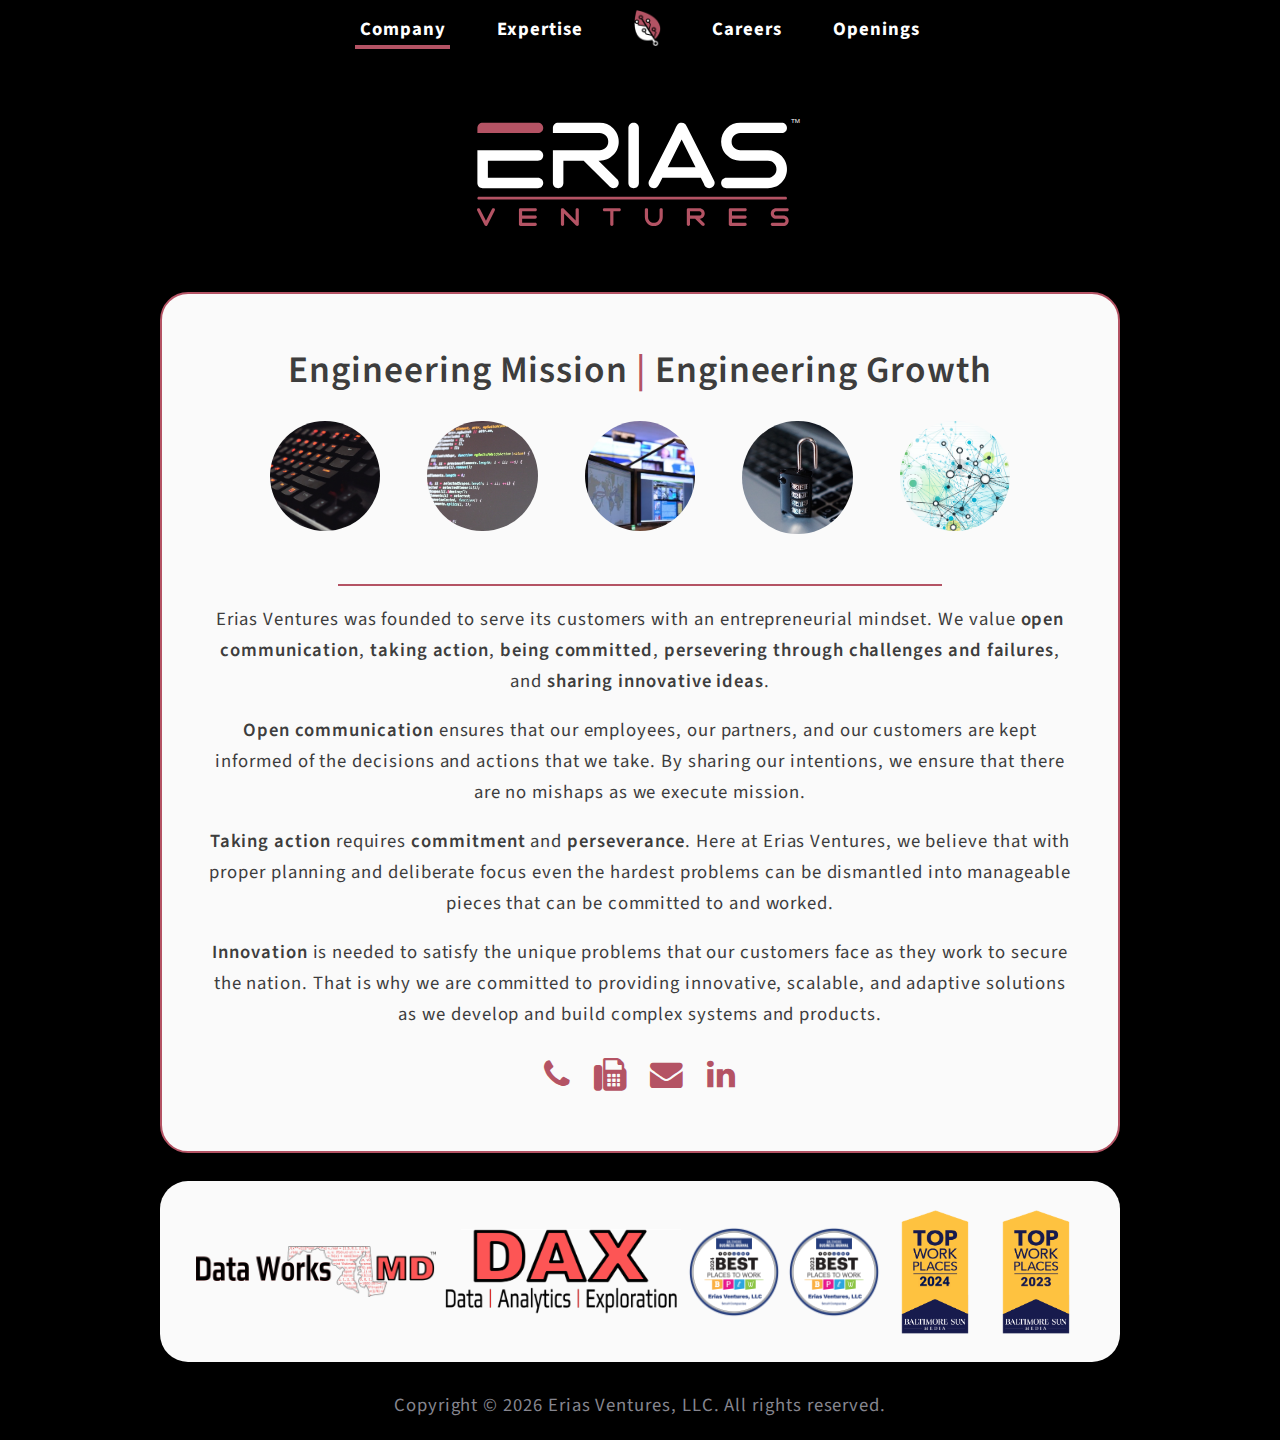
<file: index.html>
<!DOCTYPE html>
<!--
	Erias Ventures, LLC 2022. 
	Design based on:
	Elemental by Pixelarity
	pixelarity.com | hello@pixelarity.com
	License: pixelarity.com/license
-->
<html lang="en">
  <head>
    <title>Erias Ventures - Engineering Mission | Engineering Growth</title>
    <meta charset="utf-8" />
    <meta
      name="description"
      content="Erias Ventures brings an entrepreneurial mindset to solving the hard problems facing our customers."
    />
    <meta content="width=device-width, initial-scale=1" name="viewport" />
    <link href="assets/css/main.css" rel="stylesheet" />
    <link
      href="https://fonts.googleapis.com/css?family=Source+Sans+Pro"
      rel="stylesheet"
    />
    <link href="images/favicon.ico" rel="icon" type="image/png" />
  </head>

  <body class="is-preload">
    <!-- Header -->
    <div class="alt" id="header">
      <nav id="nav">
        <ul>
          <li class="active"><a href="index.html">Company</a></li>
          <li><a href="expertise.html">Expertise</a></li>
          <li class="leaf">
            <a href="index.html"
              ><img
                alt="Erias Ventures Leaf Logo"
                id="leaf"
                src="images/erias-leaf-dark.png"
            /></a>
          </li>
          <li><a href="careers.html">Careers</a></li>
          <li><a href="http://careers.eriasventures.com">Openings</a></li>
        </ul>
      </nav>
    </div>

    <!-- Main -->
    <div id="main">
      <!-- Header -->
      <header>
        <ul class="logo-leaf">
          <li class="">
            <a href="index.html"
              ><img
                alt="Erias Ventures Leaf Logo"
                id="bigleaf"
                src="images/erias-leaf-dark.png"
            /></a>
          </li>
        </ul>
        <span class="logo">
          <img
            alt="Erias Ventures Logo"
            id="erias"
            src="images/erias-name-dark.svg"
          />
        </span>
      </header>

      <!-- Banner -->
      <section class="main" id="one">
        <div class="inner">
          <h2>
            <span class="vertical">Engineering Mission</span>
            <font class="bar">|</font> Engineering Growth
          </h2>
          <section class="tiles">
            <article class="style1">
              <span class="image"
                ><img src="images/system_icon.jpg" alt="System Engineering"
              /></span>
              <a href="expertise.html#system">
                <div class="content">
                  <p>System Engineering</p>
                </div>
              </a>
            </article>
            <article class="style2">
              <span class="image"
                ><img src="images/coding_icon.jpg" alt="Software Engineering"
              /></span>
              <a href="expertise.html#software">
                <div class="content">
                  <p>Software Engineering</p>
                </div>
              </a>
            </article>
            <article class="style3">
              <span class="image"
                ><img src="images/autodissem_icon.jpg" alt="Auto Dissemination"
              /></span>
              <a href="expertise.html#autodissem">
                <div class="content">
                  <p>Auto Reporting</p>
                </div>
              </a>
            </article>
            <article class="style4">
              <span class="image"
                ><img src="images/cyber_icon.jpg" alt="Cyber Engineering"
              /></span>
              <a href="expertise.html#cyber">
                <div class="content">
                  <p>Cyber Engineering</p>
                </div>
              </a>
            </article>
            <article class="style5">
              <span class="image"
                ><img src="images/analytics_icon.jpg" alt="Data Science"
              /></span>
              <a href="expertise.html#analytics">
                <div class="content">
                  <p>Data Science</p>
                </div>
              </a>
            </article>
          </section>
          <br />
          <div class="vert-red"></div>
          <div>
            <p>
              Erias Ventures was founded to serve its customers with an
              entrepreneurial mindset. We value
              <font class="b"> open communication</font>,
              <font class="b"> taking action</font>,
              <font class="b">being committed</font>,
              <font class="b">persevering through challenges and failures</font
              >, and <font class="b">sharing innovative ideas</font>.
            </p>
            <p>
              <font class="b">Open communication</font> ensures that our
              employees, our partners, and our customers are kept informed of
              the decisions and actions that we take. By sharing our intentions,
              we ensure that there are no mishaps as we execute mission.
            </p>
            <p>
              <font class="b">Taking action</font> requires
              <font class="b">commitment</font> and
              <font class="b">perseverance</font>. Here at Erias Ventures, we
              believe that with proper planning and deliberate focus even the
              hardest problems can be dismantled into manageable pieces that can
              be committed to and worked.
            </p>
            <p>
              <font class="b">Innovation</font> is needed to satisfy the unique
              problems that our customers face as they work to secure the
              nation. That is why we are committed to providing innovative,
              scalable, and adaptive solutions as we develop and build complex
              systems and products.
            </p>
          </div>
          <ul class="social-icons">
            <li><a class="icon fa-phone" href="tel:+14433008638"></a></li>
            <li><a class="icon fa-fax" href="fax:+14433983600"></a></li>
            <li>
              <a
                class="icon fa-envelope"
                href="mailto:info@eriasventures.com"
              ></a>
            </li>
            <li>
              <a
                class="icon fa-linkedin"
                href="http://linkedin.eriasventures.com"
              ></a>
            </li>
          </ul>
        </div>
      </section>

      <!-- Footer -->
      <section id="footer">
        <div class="inner-footer">
          <div>
            <a href="http://dataworksmd.org"
              ><img
                style="width: 25%"
                class="sponsorship-logo"
                src="images/dwmd.png"
                alt="Data Works MD"
            /></a>
            <a href="http://daxconf.org"
              ><img
                style="width: 25%"
                class="sponsorship-logo"
                src="images/dax.png"
                alt="DAX Conf"
            /></a>
            <img
              style="width: 10%"
              class="sponsorship-logo"
              src="images/erias-bbptw-2024.png"
              alt="Baltimore Business Journal Best Places to Work 2024"
            />
            <img
              style="width: 10%"
              class="sponsorship-logo"
              src="images/erias-bbptw-2023.png"
              alt="Baltimore Business Journal Best Places to Work 2023"
            />
            <a href="https://topworkplaces.com/company/erias-ventures/"
            ><img
              style="width: 10%"
              class="sponsorship-logo"
              src="images/erias-balt-2024.png"
              alt="Baltimore Top Workplaces 2024"
          /></a>
            <a href="https://topworkplaces.com/company/erias-ventures/"
              ><img
                style="width: 10%"
                class="sponsorship-logo"
                src="images/erias-balt-2023.png"
                alt="Baltimore Top Workplaces 2023"
            /></a>
          </div>
        </div>
      </section>
      <p class="copyright">
        Copyright &copy;
        <script>
          document.write(new Date().getFullYear());
        </script>
        Erias Ventures, LLC. All rights reserved.<br />
      </p>
    </div>

    <!-- Scripts -->
    <script src="assets/js/jquery.min.js"></script>
    <script src="assets/js/jquery.dropotron.min.js"></script>
    <script src="assets/js/jquery.scrollex.min.js"></script>
    <script src="assets/js/browser.min.js"></script>
    <script src="assets/js/breakpoints.min.js"></script>
    <script src="assets/js/util.js"></script>
    <script src="assets/js/main.js"></script>
    <!-- Google tag (gtag.js) -->
    <script
      async
      src="https://www.googletagmanager.com/gtag/js?id=G-HHN89NVL82"
    ></script>
    <script>
      window.dataLayer = window.dataLayer || [];
      function gtag() {
        dataLayer.push(arguments);
      }
      gtag("js", new Date());

      gtag("config", "G-HHN89NVL82");
    </script>
  </body>
</html>
</file>
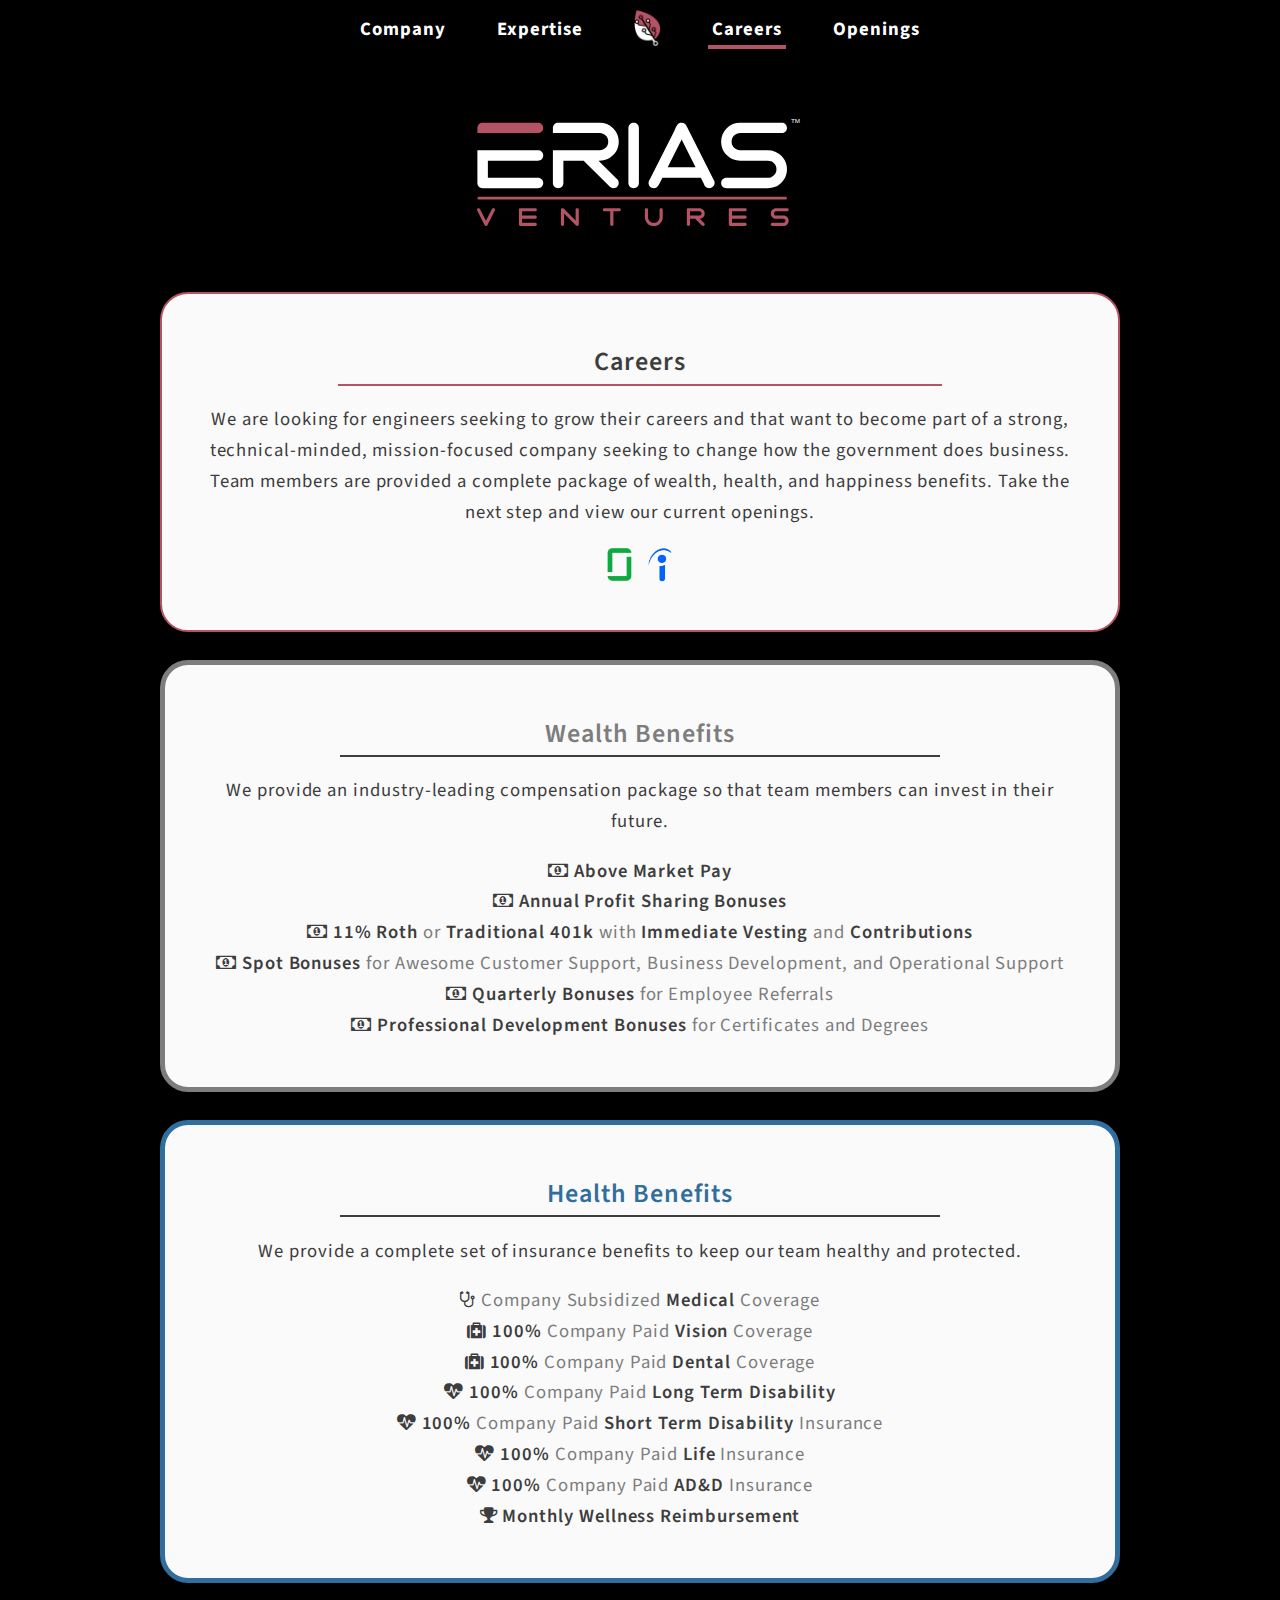
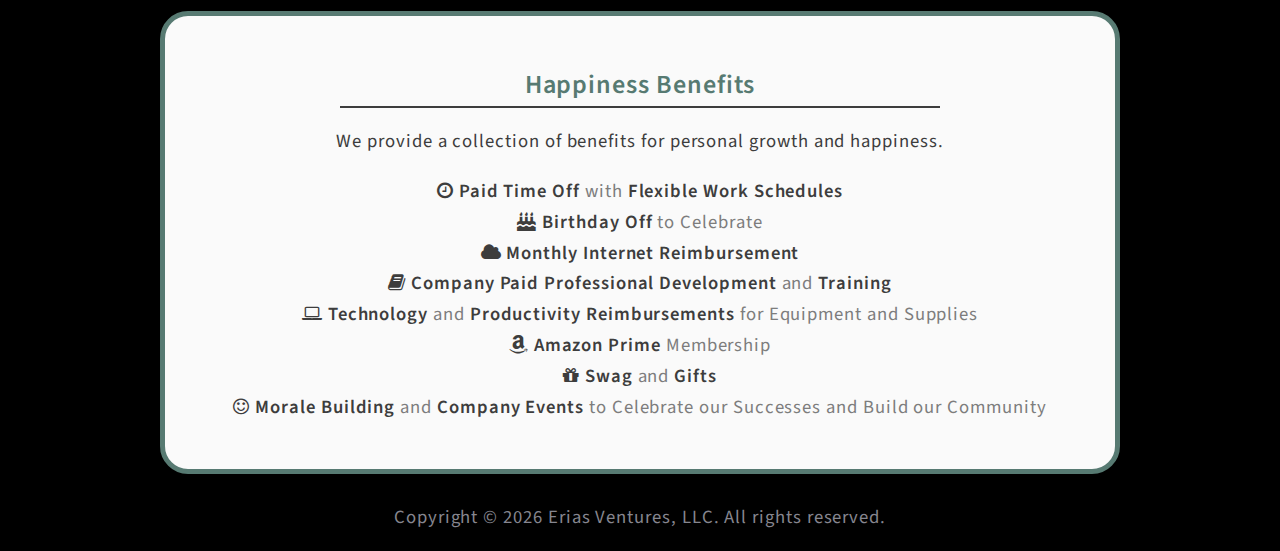
<file: careers.html>
<!DOCTYPE html>
<!--
	Erias Ventures, LLC 2022. 
	Design based on:
	Elemental by Pixelarity
	pixelarity.com | hello@pixelarity.com
	License: pixelarity.com/license
-->
<html lang="en">
  <head>
    <title>Erias Ventures - Engineering Mission | Engineering Growth</title>
    <meta charset="utf-8" />
    <meta
      name="description"
      content="Learn about the opportunities, benefits, and expertise we have at Erias!"
    />
    <meta content="width=device-width, initial-scale=1" name="viewport" />
    <link href="assets/css/main.css" rel="stylesheet" />
    <link
      href="https://fonts.googleapis.com/css?family=Source+Sans+Pro"
      rel="stylesheet"
    />
    <link href="images/favicon.ico" rel="icon" type="image/png" />
  </head>

  <body class="is-preload">
    <!-- Header -->
    <div class="alt" id="header">
      <nav id="nav">
        <ul>
          <li><a href="index.html">Company</a></li>
          <li><a href="expertise.html">Expertise</a></li>
          <li class="leaf">
            <a href="index.html"
              ><img
                alt="Erias Ventures Leaf Logo"
                id="leaf"
                src="images/erias-leaf-dark.png"
            /></a>
          </li>
          <li class="active"><a href="careers.html">Careers</a></li>
          <li><a href="http://careers.eriasventures.com">Openings</a></li>
        </ul>
      </nav>
    </div>

    <div id="main">
      <header>
        <ul class="logo-leaf">
          <li class="">
            <a href="index.html"
              ><img
                alt="Erias Ventures Leaf Logo"
                id="bigleaf"
                src="images/erias-leaf-dark.png"
            /></a>
          </li>
        </ul>
        <span class="logo">
          <img
            alt="Erias Ventures Logo"
            id="erias"
            src="images/erias-name-dark.svg"
          />
        </span>
      </header>
      <section class="careers" id="three">
        <div class="inner">
          <div>
            <div class="vert-red">
              <h3>Careers</h3>
            </div>
          </div>
          <div>
            <p>
              We are looking for engineers seeking to grow their careers and
              that want to become part of a strong, technical-minded,
              mission-focused company seeking to change how the government does
              business. Team members are provided a complete package of wealth,
              health, and happiness benefits. Take the next step and view our
              current openings.
            </p>
            <p></p>
            <a
              href="https://www.glassdoor.com/Overview/Working-at-Erias-Ventures-EI_IE2280176.11,25.htm"
              ><img class="review-logo" src="images/glassdoor-icon.webp"
            /></a>
            <a href="https://www.indeed.com/cmp/Erias-Ventures-LLC"
              ><img class="review-logo" src="images/indeed-icon.png"
            /></a>
          </div>
        </div>
      </section>

      <section class="style1 benefits" id="three">
        <div class="inner">
          <div class="vert">
            <h3>Wealth Benefits</h3>
          </div>
          <p>
            We provide an industry-leading compensation package so that team
            members can invest in their future.
          </p>
          <ul>
            <li>
              <strong
                ><span class="icon fa-money"></span> Above Market Pay</strong
              >
            </li>
            <li>
              <strong
                ><span class="icon fa-money"></span> Annual Profit Sharing Bonuses</strong
              >
            </li>
            <li>
              <strong><span class="icon fa-money"></span> 11% Roth</strong> or
              <strong>Traditional 401k</strong> with
              <strong>Immediate Vesting</strong> and
              <strong>Contributions</strong>
            </li>
            <li>
              <strong><span class="icon fa-money"></span> Spot Bonuses</strong>
              for Awesome Customer Support, Business Development, and
              Operational Support
            </li>
            <li>
              <strong
                ><span class="icon fa-money"></span> Quarterly Bonuses</strong
              >
              for Employee Referrals
            </li>
            <li>
              <strong
                ><span class="icon fa-money"></span> Professional Development
                Bonuses</strong
              >
              for Certificates and Degrees
            </li>
          </ul>
        </div>
      </section>

      <section class="style2 benefits" id="three">
        <div class="inner">
          <div class="vert">
            <h3>Health Benefits</h3>
          </div>
          <p>
            We provide a complete set of insurance benefits to keep our team
            healthy and protected.
          </p>
          <ul>
            <li>
              <strong><span class="icon fa-stethoscope"></span></strong> Company
              Subsidized <strong>Medical</strong> Coverage
            </li>
            <li>
              <strong><span class="icon fa-medkit"></span></strong>
              <strong>100%</strong> Company Paid
              <strong>Vision</strong> Coverage
            </li>
            <li>
              <strong><span class="icon fa-medkit"></span></strong>
              <strong>100%</strong> Company Paid <strong>Dental</strong>
              Coverage
            </li>
            <li>
              <strong><span class="icon fa-heartbeat"></span></strong>
              <strong>100%</strong> Company Paid
              <strong>Long Term Disability</strong>
            </li>
            <li>
              <strong><span class="icon fa-heartbeat"></span></strong>
              <strong>100%</strong> Company Paid
              <strong>Short Term Disability</strong> Insurance
            </li>
            <li>
              <strong><span class="icon fa-heartbeat"></span></strong>
              <strong>100%</strong> Company Paid <strong>Life</strong> Insurance
            </li>
            <li>
              <strong><span class="icon fa-heartbeat"></span></strong>
              <strong>100%</strong> Company Paid <strong>AD&D</strong> Insurance
            </li>
            <li>
              <strong
                ><span class="icon fa-trophy"></span> Monthly Wellness
                Reimbursement</strong
              >
            </li>
          </ul>
        </div>
      </section>

      <section class="style3 benefits" id="three">
        <div class="inner">
          <div class="vert">
            <h3>Happiness Benefits</h3>
          </div>
          <p>
            We provide a collection of benefits for personal growth and
            happiness.
          </p>
          <ul>
            <li>
              <strong
                ><span class="icon fa-clock-o"></span> Paid Time Off</strong
              >
              with
              <strong>Flexible Work Schedules</strong>
            </li>
            <li>
              <strong
                ><span class="icon fa-birthday-cake"></span> Birthday
                Off</strong
              >
              to Celebrate
            </li>
            <li>
              <strong
                ><span class="icon fa-cloud"></span> Monthly Internet
                Reimbursement</strong
              >
            </li>
            <li>
              <strong
                ><span class="icon fa-book"></span> Company Paid Professional
                Development</strong
              >
              and
              <strong>Training</strong>
            </li>
            <li>
              <strong><span class="icon fa-laptop"></span> Technology</strong>
              and <strong>Productivity Reimbursements</strong> for Equipment and
              Supplies
            </li>
            <li>
              <strong><span class="icon fa-amazon"></span> Amazon Prime</strong>
              Membership
            </li>
            <li>
              <strong><span class="icon fa-gift"></span> Swag</strong> and
              <strong>Gifts</strong>
            </li>
            <li>
              <strong
                ><span class="icon fa-smile-o"></span> Morale Building</strong
              >
              and <strong>Company Events</strong> to Celebrate our Successes and
              Build our Community
            </li>
          </ul>
        </div>
      </section>

      <p class="copyright">
        Copyright &copy;
        <script>
          document.write(new Date().getFullYear());
        </script>
        Erias Ventures, LLC. All rights reserved.<br />
      </p>
    </div>

    <!-- Scripts -->
    <script src="assets/js/jquery.min.js"></script>
    <script src="assets/js/jquery.dropotron.min.js"></script>
    <script src="assets/js/jquery.scrollex.min.js"></script>
    <script src="assets/js/browser.min.js"></script>
    <script src="assets/js/breakpoints.min.js"></script>
    <script src="assets/js/util.js"></script>
    <script src="assets/js/main.js"></script>
    <!-- Google tag (gtag.js) -->
    <script
      async
      src="https://www.googletagmanager.com/gtag/js?id=G-HHN89NVL82"
    ></script>
    <script>
      window.dataLayer = window.dataLayer || [];
      function gtag() {
        dataLayer.push(arguments);
      }
      gtag("js", new Date());

      gtag("config", "G-HHN89NVL82");
    </script>
  </body>
</html>
</file>
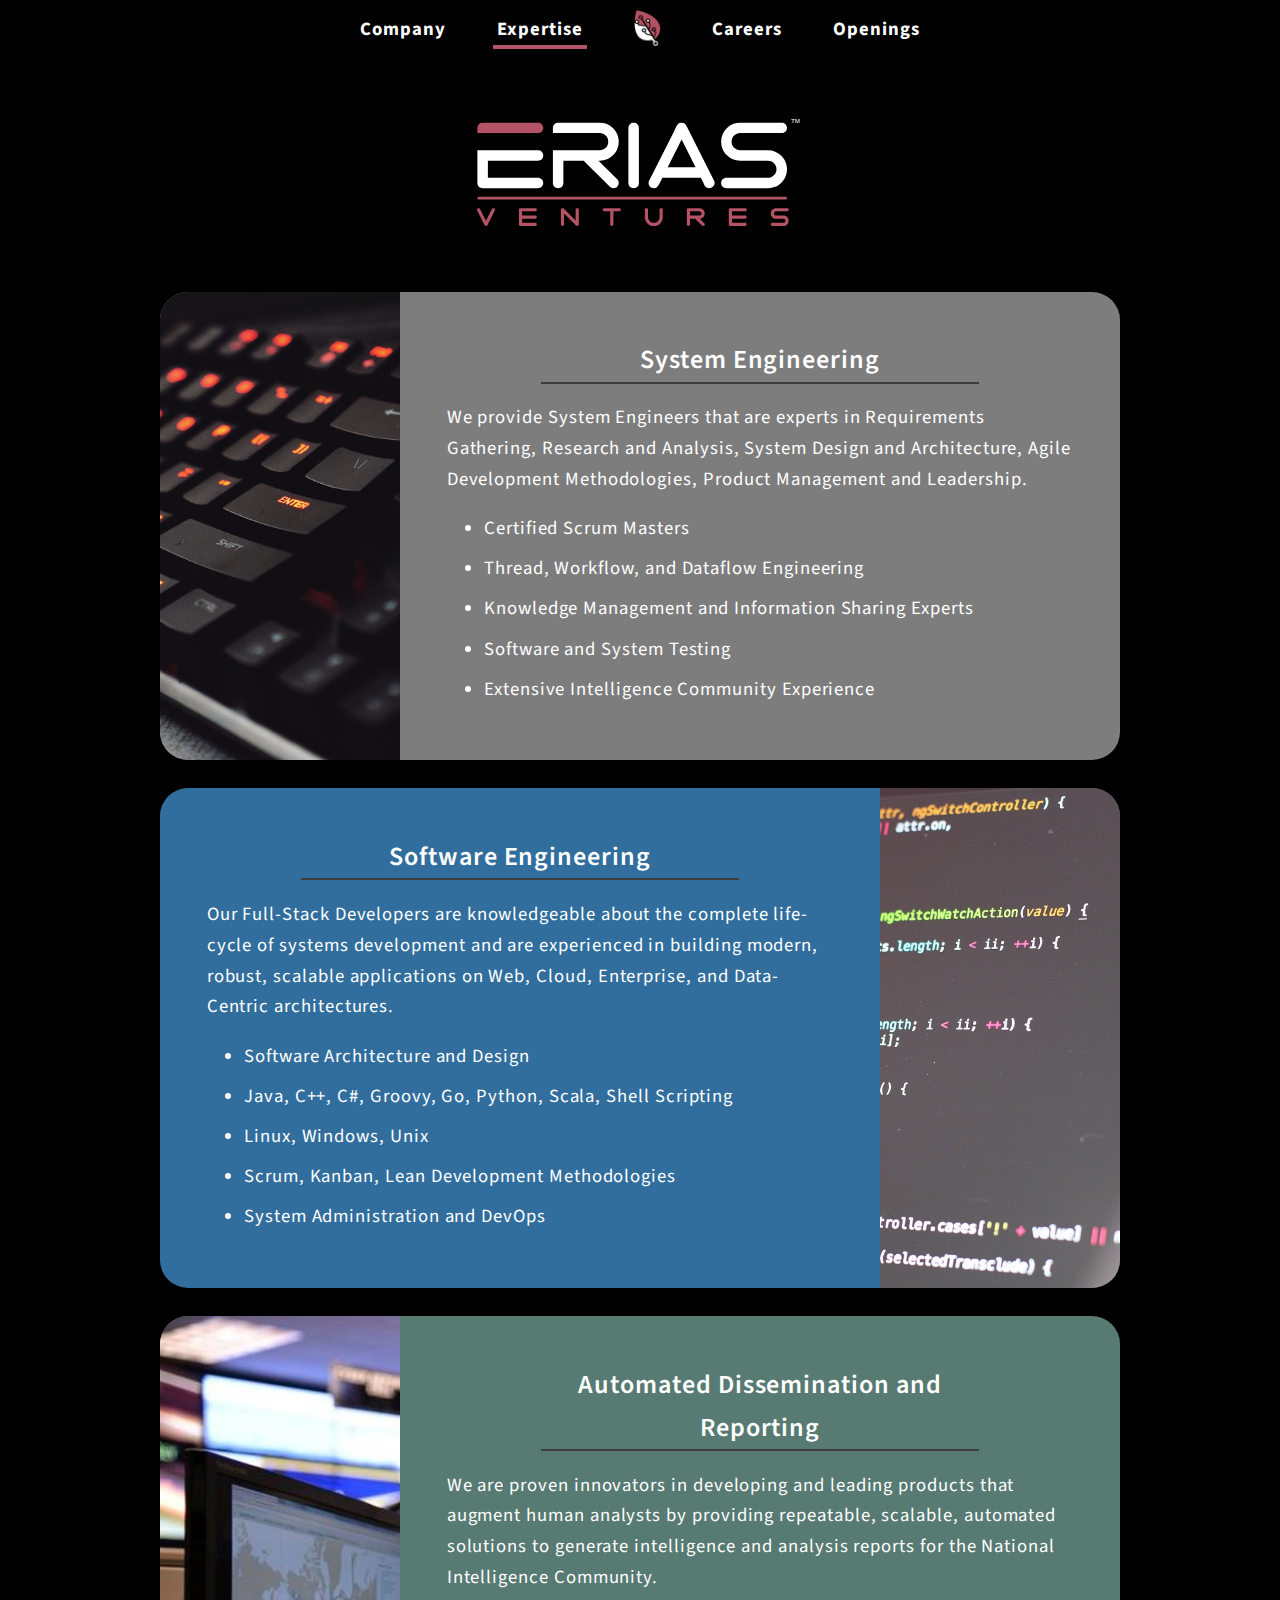
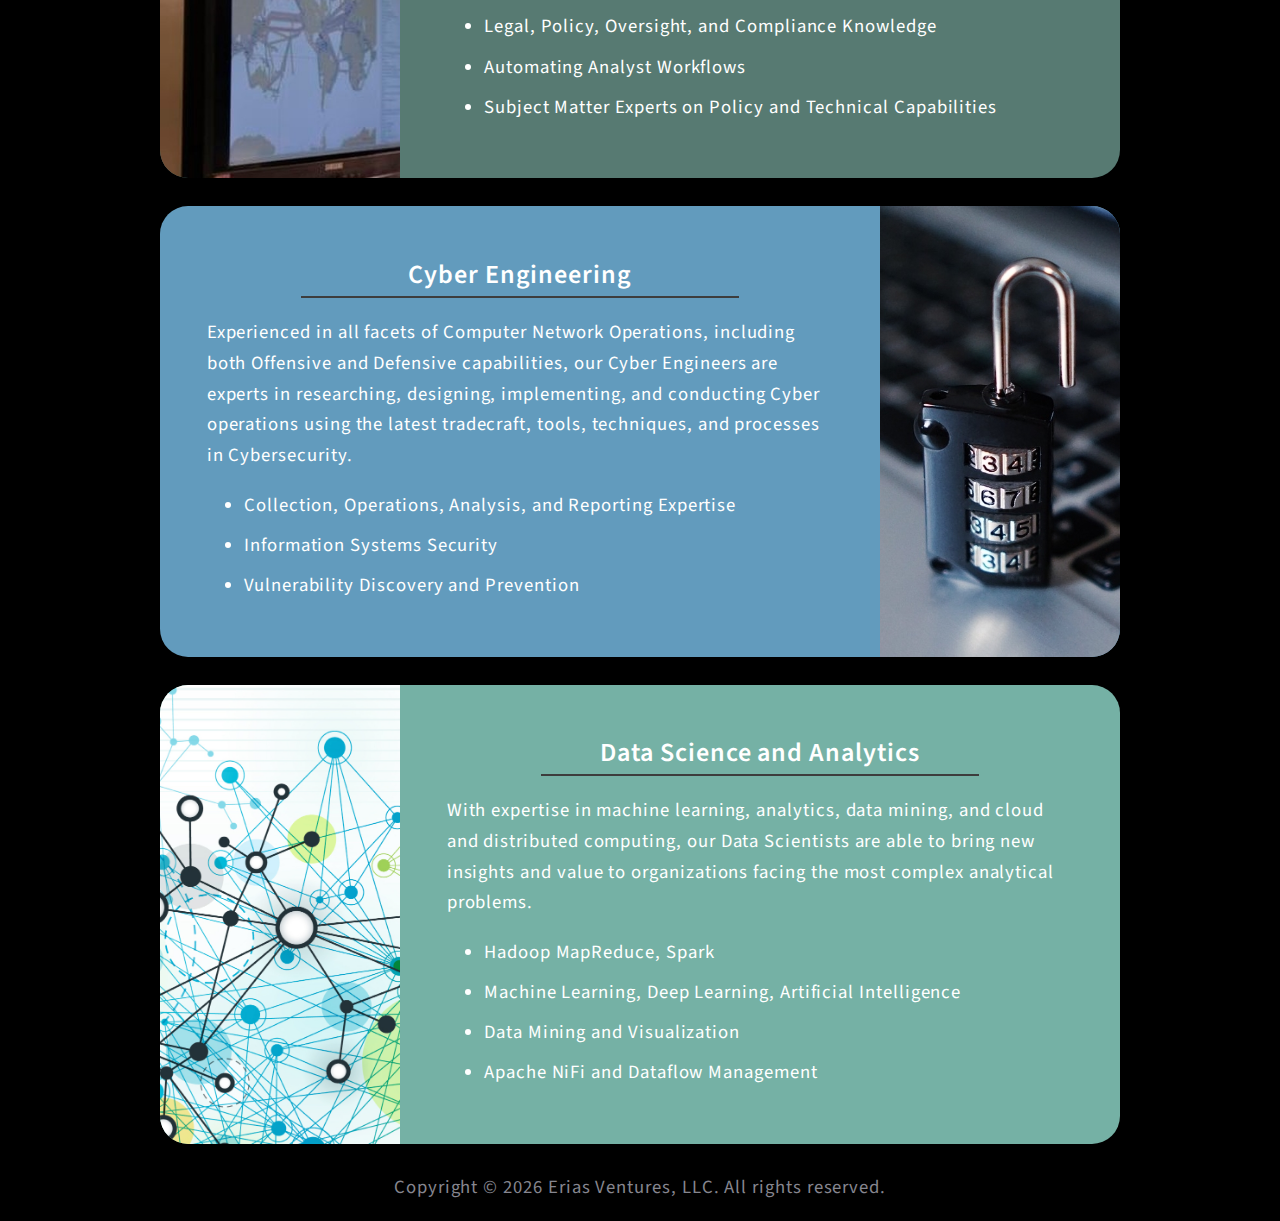
<file: expertise.html>
<!DOCTYPE html>
<!--
	Erias Ventures, LLC 2022. 
	Design based on:
	Elemental by Pixelarity
	pixelarity.com | hello@pixelarity.com
	License: pixelarity.com/license
-->
<html lang="en">
  <head>
    <title>Erias Ventures - Engineering Mission | Engineering Growth</title>
    <meta charset="utf-8" />
    <meta
      name="description"
      content="Learn about our expertise in software engineer, system engineer, cybersecurity, data science, and more."
    />
    <meta content="width=device-width, initial-scale=1" name="viewport" />
    <link href="assets/css/main.css" rel="stylesheet" />
    <link
      href="https://fonts.googleapis.com/css?family=Source+Sans+Pro"
      rel="stylesheet"
    />
    <link href="images/favicon.ico" rel="icon" type="image/png" />
  </head>

  <body class="is-preload">
    <!-- Header -->
    <div class="alt" id="header">
      <nav id="nav">
        <ul>
          <li><a href="index.html">Company</a></li>
          <li class="active"><a href="expertise.html">Expertise</a></li>
          <li class="leaf">
            <a href="index.html"
              ><img
                alt="Erias Ventures Leaf Logo"
                id="leaf"
                src="images/erias-leaf-dark.png"
            /></a>
          </li>
          <li><a href="careers.html">Careers</a></li>
          <li><a href="http://careers.eriasventures.com">Openings</a></li>
        </ul>
      </nav>
    </div>

    <!-- Main -->
    <div id="main">
      <!-- Header -->
      <header>
        <ul class="logo-leaf">
          <li class="">
            <a href="index.html"
              ><img
                alt="Erias Ventures Leaf Logo"
                id="bigleaf"
                src="images/erias-leaf-dark.png"
            /></a>
          </li>
        </ul>
        <span class="logo">
          <img
            alt="Erias Ventures Logo"
            id="erias"
            src="images/erias-name-dark.svg"
          />
        </span>
      </header>

      <!-- Color Boxes -->
      <section class="style1 spotlight alt" id="two">
        <div class="inner">
          <div class="vert">
            <h3>System Engineering</h3>
          </div>
          <p>
            We provide System Engineers that are experts in Requirements
            Gathering, Research and Analysis, System Design and Architecture,
            Agile Development Methodologies, Product Management and Leadership.
          </p>
          <ul class="expertise">
            <li>Certified Scrum Masters</li>
            <li>Thread, Workflow, and Dataflow Engineering</li>
            <li>Knowledge Management and Information Sharing Experts</li>
            <li>Software and System Testing</li>
            <li>Extensive Intelligence Community Experience</li>
          </ul>
          <a id="software" name="software"></a>
        </div>
        <div class="image"><img alt="" src="images/system.jpg" /></div>
      </section>

      <section class="style2 spotlight" id="two">
        <div class="inner">
          <div class="vert">
            <h3>Software Engineering</h3>
          </div>
          <p>
            Our Full-Stack Developers are knowledgeable about the complete
            life-cycle of systems development and are experienced in building
            modern, robust, scalable applications on Web, Cloud, Enterprise, and
            Data-Centric architectures.
          </p>
          <ul class="expertise">
            <li>Software Architecture and Design</li>
            <li>Java, C++, C#, Groovy, Go, Python, Scala, Shell Scripting</li>
            <li>Linux, Windows, Unix</li>
            <li>Scrum, Kanban, Lean Development Methodologies</li>
            <li>System Administration and DevOps</li>
          </ul>
          <a id="autodissem" name="autodissem"></a>
        </div>
        <div class="image">
          <img alt="" data-position="center right" src="images/coding.jpg" />
        </div>
      </section>

      <section class="style3 spotlight alt" id="two">
        <div class="inner">
          <div class="vert">
            <h3>Automated Dissemination and Reporting</h3>
          </div>
          <p>
            We are proven innovators in developing and leading products that
            augment human analysts by providing repeatable, scalable, automated
            solutions to generate intelligence and analysis reports for the
            National Intelligence Community.
          </p>
          <ul class="expertise">
            <li>Legal, Policy, Oversight, and Compliance Knowledge</li>
            <li>Automating Analyst Workflows</li>
            <li>Subject Matter Experts on Policy and Technical Capabilities</li>
          </ul>
          <a id="cyber" name="cyber"></a>
        </div>
        <div class="image">
          <img alt="" data-position="top left" src="images/autodissem.jpg" />
        </div>
      </section>

      <section class="style4 spotlight" id="two">
        <div class="inner">
          <div class="vert">
            <h3>Cyber Engineering</h3>
          </div>
          <p>
            Experienced in all facets of Computer Network Operations, including
            both Offensive and Defensive capabilities, our Cyber Engineers are
            experts in researching, designing, implementing, and conducting
            Cyber operations using the latest tradecraft, tools, techniques, and
            processes in Cybersecurity.
          </p>
          <ul class="expertise">
            <li>Collection, Operations, Analysis, and Reporting Expertise</li>
            <li>Information Systems Security</li>
            <li>Vulnerability Discovery and Prevention</li>
          </ul>
          <a id="analytics" name="analytics"></a>
        </div>
        <div class="image">
          <img alt="" data-position="top left" src="images/cyber.jpg" />
        </div>
      </section>
      <section class="style5 spotlight alt" id="two">
        <div class="inner">
          <div class="vert">
            <h3>Data Science and Analytics</h3>
          </div>
          <p>
            With expertise in machine learning, analytics, data mining, and
            cloud and distributed computing, our Data Scientists are able to
            bring new insights and value to organizations facing the most
            complex analytical problems.
          </p>
          <ul class="expertise">
            <li>Hadoop MapReduce, Spark</li>
            <li>Machine Learning, Deep Learning, Artificial Intelligence</li>
            <li>Data Mining and Visualization</li>
            <li>Apache NiFi and Dataflow Management</li>
          </ul>
        </div>
        <div class="image">
          <img alt="" data-position="top right" src="images/analytics.jpg" />
        </div>
      </section>

      <p class="copyright">
        Copyright &copy;
        <script>
          document.write(new Date().getFullYear());
        </script>
        Erias Ventures, LLC. All rights reserved.<br />
      </p>
    </div>

    <!-- Scripts -->
    <script src="assets/js/jquery.min.js"></script>
    <script src="assets/js/jquery.dropotron.min.js"></script>
    <script src="assets/js/jquery.scrollex.min.js"></script>
    <script src="assets/js/browser.min.js"></script>
    <script src="assets/js/breakpoints.min.js"></script>
    <script src="assets/js/util.js"></script>
    <script src="assets/js/main.js"></script>
    <!-- Google tag (gtag.js) -->
    <script
      async
      src="https://www.googletagmanager.com/gtag/js?id=G-HHN89NVL82"
    ></script>
    <script>
      window.dataLayer = window.dataLayer || [];
      function gtag() {
        dataLayer.push(arguments);
      }
      gtag("js", new Date());

      gtag("config", "G-HHN89NVL82");
    </script>
  </body>
</html>
</file>
<file: assets/css/main.css>
/*
	Erias Ventures, LLC 2020. Design based on:
	Elemental by Pixelarity
	pixelarity.com | hello@pixelarity.com
	License: pixelarity.com/license
*/
@import url(font-awesome.min.css);
@import url("https://fonts.googleapis.com/css?family=Source+Sans+Pro:300,300italic,600,600italic");

html,
body,
div,
span,
applet,
object,
iframe,
h1,
h2,
h3,
h4,
h5,
h6,
p,
blockquote,
pre,
a,
abbr,
acronym,
address,
big,
cite,
code,
del,
dfn,
em,
img,
ins,
kbd,
q,
s,
samp,
small,
strike,
strong,
sub,
sup,
tt,
var,
b,
u,
i,
center,
dl,
dt,
dd,
ol,
ul,
li,
fieldset,
form,
label,
legend,
caption,
tbody,
tfoot,
thead,
tr,
th,
td,
article,
aside,
canvas,
details,
embed,
figure,
figcaption,
footer,
header,
hgroup,
menu,
nav,
output,
ruby,
section,
summary,
time,
audio,
video {
  margin: 0;
  padding: 0;
  border: 0;
  font-size: 100%;
  font: inherit;
  vertical-align: baseline;
}

article,
aside,
details,
figcaption,
figure,
footer,
header,
hgroup,
menu,
nav,
section {
  display: block;
}

/* Basic */

@-ms-viewport {
  width: device-width;
}

@media screen and (max-width: 480px) {
  html,
  body {
    min-width: 320px;
  }
}

html {
  box-sizing: border-box;
}

*,
*:before,
*:after {
  box-sizing: inherit;
}

/* Default Font Sizes */

a {
  -moz-transition: color 0.2s ease-in-out, border-bottom-color 0.2s ease-in-out,
    background-color 0.2s ease-in-out;
  -webkit-transition: color 0.2s ease-in-out,
    border-bottom-color 0.2s ease-in-out, background-color 0.2s ease-in-out;
  -ms-transition: color 0.2s ease-in-out, border-bottom-color 0.2s ease-in-out,
    background-color 0.2s ease-in-out;
  transition: color 0.2s ease-in-out, border-bottom-color 0.2s ease-in-out,
    background-color 0.2s ease-in-out;
  text-decoration: none;
}

a:hover {
  border-bottom-color: transparent;
}

a:hover strong {
  color: inherit !important;
}

input,
select,
textarea {
  color: #eee;
}

input::-moz-focus-inner {
  border: 0;
  padding: 0;
}

input,
select,
textarea {
  -moz-appearance: none;
  -webkit-appearance: none;
  -ms-appearance: none;
  appearance: none;
}

strong,
b {
  font-weight: 600;
  color: #3d3d3d;
}

p {
  margin: 0 0 1em 0;
  font-size: 1em;
  text-align: center;
  color: #3d3d3d;
}

h1,
h2,
h3,
h4,
h5,
h6 {
  font-weight: 300;
  margin: 0 0 0.3em 0;
  color: #3d3d3d;
}

h1 a,
h2 a,
h3 a,
h4 a,
h5 a,
h6 a {
  color: inherit;
  text-decoration: none;
}

h1 {
  font-size: 2em;
}

h2 {
  font-size: 1.5em;
  font-weight: 600;
  text-align: center;
}

h3 {
  font-size: 1.4em;
  font-weight: 600;
  text-align: center;
}

h4 {
  font-size: 1.1em;
}

h5 {
  font-size: 0.9em;
}

h6 {
  font-size: 0.7em;
}

sub {
  font-size: 0.8em;
  position: relative;
  top: 0.5em;
}

sup {
  font-size: 0.8em;
  position: relative;
  top: -0.5em;
}

blockquote {
  border-left: solid 4px;
  font-style: italic;
  margin: 0 0 2em 0;
  padding: 0.5em 0 0.5em 2em;
  border-left-color: #b45364;
  quotes: none;
}

blockquote:before,
blockquote:after,
q:before,
q:after {
  content: "";
  content: none;
}

code {
  border-radius: 1.5em;
  border: solid 1px;
  font-family: "Courier New", monospace;
  font-size: 0.9em;
  margin: 0 0.25em;
  padding: 0.25em 0.65em;
  background: rgba(144, 144, 144, 0.075);
  border-color: #b45364;
}

pre {
  -webkit-overflow-scrolling: touch;
  font-family: "Courier New", monospace;
  font-size: 0.9em;
  margin: 0 0 2em 0;
}

pre code {
  display: block;
  line-height: 1.75;
  padding: 1em 1.5em;
  overflow-x: auto;
}

hr {
  border: 0;
  border-bottom: solid 1px;
  margin: 2em 0;
  border-bottom-color: #b45364;
}

/* Icon */

.icon {
  text-decoration: none;
  border-bottom: none;
  position: relative;
}

.icon:before {
  -moz-osx-font-smoothing: grayscale;
  -webkit-font-smoothing: antialiased;
  font-family: FontAwesome;
  font-style: normal;
  font-weight: normal;
  text-transform: none !important;
}

.icon > .label {
  display: none;
}

/* Image */

.image {
  border-radius: 1.5em;
  border: 0;
  display: inline-block;
  position: relative;
}

.image img {
  border-radius: 1.5em;
  display: block;
}

.sponsorship-logo {
  display: inline;
  vertical-align: middle;
  width: 40%;
}

.review-logo {
  display: inline;
  vertical-align: middle;
  width: 2em;
}

/* List */

ol {
  list-style: decimal;
  margin: 0 0 1.5em 0;
  padding-left: 1.25em;
  list-style: none;
}

ol li {
  padding-left: 0.25em;
}

ul.normal {
  list-style: none;
  padding-left: 0;
}

ul {
  list-style: none;
  padding-left: 1em;
}

ul li {
  padding-left: 0.5em;
}

ul.alt {
  list-style: none;
  padding-left: 0;
}

ul.alt li {
  border-top: solid 1px;
  padding: 0.5em 0;
}

ul.alt li:first-child {
  border-top: 0;
  padding-top: 0;
}

dl {
  margin: 0 0 2em 0;
}

dl dt {
  display: block;
  font-weight: 300;
  margin: 0 0 1em 0;
}

dl dd {
  margin-left: 2em;
}

ul.alt li {
  border-top-color: #b45364;
}

/* Body */

body {
  -ms-overflow-style: scrollbar;
  -webkit-text-size-adjust: none;
  padding-top: 5em;
}

body.is-preload *,
body.is-preload *:before,
body.is-preload *:after {
  -moz-animation: none !important;
  -webkit-animation: none !important;
  -ms-animation: none !important;
  animation: none !important;
  -moz-transition: none !important;
  -webkit-transition: none !important;
  -ms-transition: none !important;
  transition: none !important;
}

body,
input,
select,
textarea {
  font-family: "Source Sans Pro", serif;
  font-size: 14pt;
  line-height: 1.65;
  letter-spacing: 0.05em;
}

/* Color Scheme */

body {
  background: #000000;
  color: #fff;
}

#one,
#two,
#three,
#four,
#footer,
#about,
#banner,
#overview {
  background-color: #fafafa;
}

#main {
  background: #000000;
}

#header.reveal {
  background-color: #000000;
}

/* Main */

#main > header {
  padding: 1em 0;
  text-align: center;
}

#main > header .logo {
  -moz-transition: -moz-transform 1s ease, opacity 1s ease-in-out;
  -webkit-transition: -webkit-transform 1s ease, opacity 1s ease-in-out;
  -ms-transition: -ms-transform 1s ease, opacity 1s ease-in-out;
  transition: transform 1s ease, opacity 1s ease-in-out;
  -moz-transform: translateY(0);
  -webkit-transform: translateY(0);
  -ms-transform: translateY(0);
  transform: translateY(0);
  opacity: 1;
}

#main > header .logo-leaf {
  -moz-transition: -moz-transform 1s ease, opacity 1s ease-in-out;
  -webkit-transition: -webkit-transform 1s ease, opacity 1s ease-in-out;
  -ms-transition: -ms-transform 1s ease, opacity 1s ease-in-out;
  transition: transform 1s ease, opacity 1s ease-in-out;
  -moz-transform: translateY(0);
  -webkit-transform: translateY(0);
  -ms-transform: translateY(0);
  transform: translateY(0);
  opacity: 1;
}

body.is-preload #main > header .logo-leaf {
  -moz-transform: translateY(1em);
  -webkit-transform: translateY(1em);
  -ms-transform: translateY(1em);
  transform: translateY(1em);
  opacity: 0;
}

body.is-preload #main > header .logo {
  -moz-transform: translateY(1em);
  -webkit-transform: translateY(1em);
  -ms-transform: translateY(1em);
  transform: translateY(1em);
  opacity: 0;
}

/* header */

@-moz-keyframes reveal-header {
  0% {
    top: -4em;
    opacity: 0;
  }
  100% {
    top: 0;
    opacity: 1;
  }
}

@-webkit-keyframes reveal-header {
  0% {
    top: -4em;
    opacity: 0;
  }
  100% {
    top: 0;
    opacity: 1;
  }
}

@-ms-keyframes reveal-header {
  0% {
    top: -4em;
    opacity: 0;
  }
  100% {
    top: 0;
    opacity: 1;
  }
}

@keyframes reveal-header {
  0% {
    top: -4em;
    opacity: 0;
  }
  100% {
    top: 0;
    opacity: 1;
  }
}

#header {
  display: -moz-flex;
  display: -webkit-flex;
  display: -ms-flex;
  display: flex;
  top: 0;
  left: 0;
  position: fixed;
  width: 100%;
  z-index: 10001;
}

#header > nav {
  background: #000000;
  width: 100%;
  text-align: center;
  font-weight: 700;
  padding: 1%;
}

#header > nav > ul {
  list-style: none;
  padding: 0;
}

#header > nav > ul > li {
  display: inline-block;
  margin-left: 1em;
  padding: 0;
}

#header > nav > ul > li > ul {
  display: none;
}

#header > nav > ul > li a {
  color: inherit;
  border: 0;
  padding: 0.35em 0.75em;
}

#header > nav > ul > li.leaf {
  display: inline;
}

#header > nav > ul > li:first-child {
  margin-left: 0 !important;
}

#header > nav > ul > li.dropotron-active a {
  color: inherit !important;
  background-color: rgba(144, 144, 144, 0.075);
}

#header > nav > ul > li.active a {
  color: #ffffff;
  position: relative;
}

#header > nav > ul > li.active a:after {
  -moz-transition: background-color 0.2s ease-in-out;
  -webkit-transition: background-color 0.2s ease-in-out;
  -ms-transition: background-color 0.2s ease-in-out;
  transition: background-color 0.2s ease-in-out;
  bottom: -0.05em;
  content: "";
  height: 0.175em;
  left: 0.5em;
  position: absolute;
  width: calc(100% - 1em);
  background-color: #b45364;
}

#header.reveal {
  -moz-animation: reveal-header 0.5s ease;
  -webkit-animation: reveal-header 0.5s ease;
  -ms-animation: reveal-header 0.5s ease;
  animation: reveal-header 0.5s ease;
}

#header.alt {
  -moz-align-items: center;
  -webkit-align-items: center;
  -ms-align-items: center;
  align-items: center;
  -moz-animation: none;
  -webkit-animation: none;
  -ms-animation: none;
  animation: none;
  background-color: transparent;
  box-shadow: none;
  position: absolute;
}

/* Logo */

#erias {
  width: 20%;
  margin-top: -15px;
}

#leaf {
  width: 2.1%;
  height: auto;
  margin: auto;
  margin-top: -3px;
  vertical-align: middle;
}

#bigleaf {
  margin: auto;
  display: none;
}

.logo {
  text-decoration: none;
  border: 0;
  color: inherit;
  display: block;
  margin: 2em;
}

.logo:before {
  -moz-osx-font-smoothing: grayscale;
  -webkit-font-smoothing: antialiased;
  font-family: FontAwesome;
  font-style: normal;
  font-weight: normal;
  text-transform: none !important;
}

/* Banner */

.banner > * {
  -moz-transition: opacity 0.2s ease-in-out;
  -webkit-transition: opacity 0.2s ease-in-out;
  -ms-transition: opacity 0.2s ease-in-out;
  transition: opacity 0.2s ease-in-out;
  -moz-transition-delay: 1s;
  -webkit-transition-delay: 1s;
  -ms-transition-delay: 1s;
  transition-delay: 1s;
  opacity: 1;
}

body.is-preload .banner > * {
  opacity: 0;
}

/* Tiles */

h2.tiles {
  color: #fff;
}

.tiles {
  display: flex;
  flex-wrap: wrap;
  position: relative;
  margin: 1em 2em;
}

.tiles article {
  transition: transform 0.5s ease, opacity 0.5s ease;
  position: relative;
  width: 14%;
  margin: 0 auto;
}

.tiles article > .image {
  transition: transform 0.5s ease;
  position: relative;
  display: block;
  width: 100%;
  overflow: hidden;
  border-radius: 50%;
}

.tiles article > .image img {
  display: block;
  width: 100%;
}

.tiles article > .image:before {
  pointer-events: none;
  transition: background-color 0.2s ease, opacity 0.2s ease;
  content: "";
  display: block;
  position: absolute;
  width: 100%;
  height: 100%;
  z-index: 1;
  opacity: 0.8;
  background-position: center;
  background-repeat: no-repeat;
  background-size: 100% 100%;
  border-radius: 50%;
}

.tiles article > .image:after {
  pointer-events: none;
  transition: opacity 0.2s ease;
  content: "";
  display: block;
  position: absolute;
  top: 0;
  left: 0;
  width: 100%;
  height: 100%;
  opacity: 0.1;
  z-index: 2;
}

.tiles article > a {
  display: flex;
  flex-direction: column;
  align-items: center;
  justify-content: center;
  transition: background-color 0.5s ease, transform 0.5s ease;
  position: absolute;
  top: 0;
  left: 0;
  width: 100%;
  height: 100%;
  border-radius: 50%;
  text-decoration: none;
  z-index: 3;
}

.tiles article > a .content {
  transition: max-height 0.5s ease, opacity 0.5s ease;
  opacity: 0;
  font-size: 0.85em;
  margin-bottom: 1em;
}

.tiles article > a div.content p {
  color: black;
  text-align: center;
  margin: 0 auto;
  font-weight: bold;
}

body:not(.is-touch) .tiles article:hover > .image {
  transform: scale(1.25);
}

body:not(.is-touch) .tiles article:hover > .image:before {
  background-color: #fff;
  opacity: 0.7;
}

body:not(.is-touch) .tiles article:hover > .image:after {
  opacity: 0;
}

body:not(.is-touch) .tiles article:hover .content {
  max-height: 15em;
  opacity: 1;
}

body.is-preload .tiles article {
  -moz-transform: scale(0.9);
  -webkit-transform: scale(0.9);
  -ms-transform: scale(0.9);
  transform: scale(0.9);
  opacity: 0;
}

body.is-touch .tiles article .content {
  max-height: 15em;
  opacity: 1;
}

/* Wrapper Background - Size */

div.inner {
  padding: 2.5em;
}

div.inner-footer {
  padding: 1em 0 1em 0;
}

div.vert {
  border-bottom: 2px solid #3d3d3d;
  width: 70%;
  margin: auto;
  margin-bottom: 1em;
}

div.vert-red {
  border-bottom: 2px solid #b45364;
  width: 70%;
  margin: auto;
  margin-bottom: 1em;
}

#one,
#two,
#three,
#four,
#footer {
  padding: 0;
  margin: 0 auto;
  margin-bottom: 2em;
  text-align: center;
  max-width: calc(65%);
  border-radius: 1.5em;
  position: relative;
}

.bar {
  color: #b45364;
}

.bar2 {
  color: #b45364;
}

.bar1 {
  color: #3d3d3d;
}

h3.vert1 {
  border-bottom: 2px solid #b45364;
}

h3.vert2 {
  border-bottom: 2px solid #ffa343;
}

h3.vert3 {
  border-bottom: 2px solid #89bdc0;
}

h3.vert4 {
  border-bottom: 2px solid #89c0a8;
}

font.b {
  font-weight: 600;
}

/* #One - Share */

#one.main {
  color: #7d7d7d;
  border: 2px solid #b45364;
}

.share {
  display: -moz-inline-flex;
  display: -webkit-inline-flex;
  display: -ms-inline-flex;
  display: inline-flex;
  padding-bottom: 0;
  width: 100%;
}

.share > :first-child {
  border-right-width: 2px;
  border-color: #b45364;
  border-style: solid;
  border-radius: 0px;
  width: 100%;
  margin: 0 auto;
  padding: 0em 1em;
}

.share > :nth-child(2) {
  border-right-width: 2px;
  border-color: #b45364;
  border-style: solid;
  width: 100%;
  padding: 0em 1em;
}

.share > :last-child {
  border-width: 0px;
  width: 100%;
  padding: 0em 1em;
}

/* #Two = Expertise */

#two h2,
#two p,
#two b {
  color: #fff;
}

#two h3 {
  color: #fff;
  margin-bottom: 0px;
}

#two p,
#two b {
  text-align: left;
}

#two {
  background-image: none;
}

#two.style1
/*SystemEng*/ {
  background-color: #7d7d7d;
}

#two.style1 .image {
  border-radius: 1.5em 0 0 1.5em;
}

#two.style2
/*Software*/ {
  background-color: #316e9d;
}

#two.style2 .image {
  border-radius: 0 1.5em 1.5em 0;
}

#two.style3
/*AutoDissem*/ {
  background-color: #577a72;
}

#two.style3 .image {
  border-radius: 1.5em 0 0 1.5em;
}

#two.style4
/*Cyber*/ {
  background-color: #629bbd;
}

#two.style4 .image {
  border-radius: 0 1.5em 1.5em 0;
}

#two.style5
/*DataScience*/ {
  background-color: #75b1a5;
}

#two.style5 .image {
  border-radius: 1.5em 0 0 1.5em;
}

/* #Two = Spotlight */

.spotlight {
  display: -moz-flex;
  display: -webkit-flex;
  display: -ms-flex;
  display: flex;
  -moz-align-items: -moz-stretch;
  -webkit-align-items: -webkit-stretch;
  -ms-align-items: -ms-stretch;
  align-items: stretch;
  padding: 0;
}

.spotlight > :first-child {
  width: 75%;
}

.spotlight > :last-child {
  width: 25%;
}

.spotlight > .content {
  display: flex;
  align-items: center;
}

.spotlight > .image {
  background-repeat: no-repeat;
  background-position: top center;
  background-size: cover;
  display: block;
}

.spotlight.alt {
  flex-direction: row-reverse;
}

/* #Three = Careers */

#three h3 {
  margin-bottom: 0px;
}

.three.half {
  display: -moz-flex;
  display: -webkit-flex;
  display: -ms-flex;
  display: flex;
  padding-bottom: 0;
  width: 100%;
}

#three.style1 h3 {
  color: #7d7d7d;
}

#three.style2 h3 {
  color: #316e9d;
}

#three.style3 h3 {
  color: #577a72;
}

#three.style4 h3 {
  color: #629bbd;
}

#three.style5 h3 {
  color: #75b1a5;
}

/* #Three - Box Borders */

#three.benefits {
  color: #7d7d7d;
  border: 2px solid #b45364;
}

#three.team {
  color: #7d7d7d;
  border: 2px solid #b45364;
}

#three.careers {
  color: #7d7d7d;
  border: 2px solid #b45364;
}

#three.style1 {
  border: 5px solid #7d7d7d;
}

#three.style2 {
  border: 5px solid #316e9d;
}

#three.style3 {
  border: 5px solid #577a72;
}

#three.style4 {
  color: #629bbd;
  border: 5px solid #629bbd;
}

#three.style5 {
  color: #75b1a5;
  border: 5px solid #75b1a5;
}

.three.half > :first-child {
  border-right-width: 2px;
  border-color: #b45364;
  border-style: solid;
  border-radius: 0px;
  width: 40%;
  margin: 0 auto;
  padding-right: 1em;
  padding-bottom: 0;
}

.three.half > :last-child {
  border-width: 0px;
  width: 80%;
  padding-bottom: 0;
}

ul.expertise {
  padding-left: 1em;
}

ul.expertise li {
  list-style: disc;
  margin: 0 auto;
  margin-left: 1em;
  padding-bottom: 0.5em;
  text-align: left;
}

/* #Four = Contact Us */

#four.contact {
  border: 2px solid #b45364;
}

#four li {
  color: #3d3d3d;
}

.four.half {
  display: -moz-flex;
  display: -webkit-flex;
  display: -ms-flex;
  display: flex;
  padding-bottom: 0;
  width: 100%;
}

.four.half > :first-child {
  border-right-width: 2px;
  border-color: #b45364;
  border-style: solid;
  border-radius: 0px;
  width: 100%;
  margin: 0 auto;
  padding-right: 1em;
  padding-bottom: 0;
}

.four.half > :last-child {
  border-width: 0px;
  width: 100%;
  padding-bottom: 0;
}

/* #Four - Team */

h4#name {
  font-weight: 800;
}

.team {
  display: -moz-inline-flex;
  display: -webkit-inline-flex;
  display: -ms-inline-flex;
  display: inline-flex;
  flex-wrap: wrap;
  padding-bottom: 0;
  width: 100%;
}

.team > div {
  width: 100%;
  margin: 0 auto;
  padding-bottom: 0.5em;
  padding-top: 0.5em;
}

.team.image {
  width: 100px;
  border-radius: 50%;
  margin-bottom: 0.5rem;
}

.team div {
  width: 20%;
  display: flex;
  flex-direction: column;
  align-items: center;
}

.team p {
  margin: 0 0 0 0 !important;
  font-size: 0.8em;
  text-align: center;
  color: #3d3d3d;
}

.team h4 {
  margin: 0 !important;
}

/* Footer */

.footer.half {
  display: -moz-flex;
  display: -webkit-flex;
  display: -ms-flex;
  display: flex;
  width: 100%;
  color: #5e5e5e;
}

.footer.half > :first-child {
  border-right-width: 2px;
  border-color: #b45364;
  border-style: solid;
  width: 50%;
  padding-bottom: 0;
  flex: 0 0 70%;
}

.footer.half > :last-child {
  border-width: 0px;
  width: 50%;
  margin: auto;
}

p.copyright {
  color: #86868f;
  margin: 0 0 1em 0;
}

/* #Footer - Employee Portal*/

p.copyright a {
  color: #86868f;
}

p.copyright a:hover {
  color: #b45364;
}

/* Social Icons Footer */

ul.social-icons li {
  width: 35%;
  font-size: 1.75em;
  padding-right: 0.35em;
  padding-left: 0.35em;
}

ul.social-icons li a {
  color: #b45364;
}

ul.social-icons li a:hover {
  color: #5e5e5e;
}

ul {
  padding-left: 0;
}

ul li {
  padding-left: 0;
}

ul.social-icons {
  display: inline-flex;
  flex-wrap: nowrap;
  border: 0px;
}

/* Contact Icons Footer */

ul.contact-icons li {
  padding-left: 0.35em;
}

ul.contact-icons li a {
  color: #b45364;
}

ul.contact-icons li a:hover {
  color: #5e5e5e;
}

ul.contact-icons {
  display: inline-flex;
  flex-wrap: nowrap;
  border: 0px;
  margin-top: auto;
}

ul.sponsor-icons {
  display: inline-flex;
  flex-wrap: nowrap;
  border: 0px;
}

ul.sponsor-icons li {
  width: 100%;
  padding-right: 0.35em;
  padding-left: 0.35em;
}

/* max-width: 1280 */

@media screen and (max-width: 1280px) {
  #one,
  #two,
  #three,
  #four,
  #five,
  #six,
  #seven,
  #conus,
  #footer {
    margin-bottom: 1.5em;
    max-width: calc(75%);
  }
  #one h2,
  #two h2,
  #three h2,
  #four h2,
  #five h2,
  #six h2,
  #seven h2,
  #footer h2 {
    font-size: 2em;
  }
  #erias {
    width: 27%;
  }
  body {
    margin-top: -1em;
  }
}

/* max-width: 980 */

@media screen and (max-width: 980px) {
  #one,
  #two,
  #three,
  #four,
  #five,
  #six,
  #seven,
  #conus,
  #footer {
    margin-bottom: 1.5em;
    max-width: calc(95%);
  }
  #one h2,
  #two h2,
  #three h2,
  #four h2,
  #five h2,
  #six h2,
  #seven h2,
  #footer h2 {
    font-size: 2em;
  }
  #two p {
    text-align: center;
  }
  #header {
    display: none;
  }
  body {
    margin-top: -4em;
  }
  #erias {
    width: 35%;
    margin-bottom: -1em;
  }
  #bigleaf {
    width: 8%;
    display: block;
  }
  .tiles article {
    width: 15%;
  }
  #two.spotlight {
    -moz-flex-direction: column;
    -webkit-flex-direction: column;
    -ms-flex-direction: column;
    flex-direction: column;
    text-align: center;
    padding: 0;
  }
  #two.spotlight ul.actions {
    -moz-justify-content: center;
    -webkit-justify-content: center;
    -ms-justify-content: center;
    justify-content: center;
    width: 98%;
    margin: 0;
    padding: 0;
  }
  #two.spotlight > :first-child {
    width: 98%;
  }
  #two.spotlight > :last-child {
    width: 98%;
  }
  #two.spotlight > .image {
    display: none;
  }
  #two.spotlight.alt {
    -moz-flex-direction: column;
    -webkit-flex-direction: column;
    -ms-flex-direction: column;
    flex-direction: column;
  }
}

/* max-width: 736 */

@media screen and (max-width: 736px) {
  #one,
  #two,
  #three,
  #four,
  #five,
  #six,
  #seven,
  #conus,
  #footer {
    margin-bottom: 1.3em;
    max-width: calc(100% - 5em);
  }
  #one h2,
  #two h2,
  #three h2,
  #four h2,
  #five h2,
  #six h2,
  #seven h2,
  #footer h2 {
    font-size: 1.5em;
  }
  #one ul li {
    color: #5e5e5e;
  }
  div.inner {
    padding: 1.5em;
  }
  body {
    margin-top: -4em;
  }
  #erias {
    width: 45%;
  }
  #bigleaf {
    width: 8%;
    display: block;
  }
  .share {
    flex-direction: column;
  }
  .share > :first-child {
    border-width: 0px;
  }
  .share > :nth-child(2) {
    border-width: 0px;
  }
  .three.half {
    flex-direction: column;
    border-top: 0;
  }
  .three.half > :first-child {
    border-right-width: 0px;
    border-bottom-width: 0px;
    padding-bottom: 0.5em;
    width: 95%;
  }
  .three.half > :last-child {
    border-width: 0px;
    width: 100%;
    padding-bottom: 0;
  }
  .four.half {
    flex-direction: column;
  }
  .four.half > :first-child {
    border-right-width: 0px;
    border-bottom-width: 2px;
    padding-bottom: 0.5em;
    width: 95%;
  }
  .four.half > :last-child {
    border-width: 0px;
    width: 100%;
    padding-top: 0;
    padding-bottom: 0;
  }
  .team {
    flex-direction: column;
  }
  .team > :first-child {
    border-right-width: 0px;
    border-bottom-width: 2px;
    padding-bottom: 0.5em;
    padding-top: 0.5em;
    width: 95%;
  }
  .team > :nth-child(2) {
    border-right-width: 0px;
    border-bottom-width: 2px;
    padding-bottom: 0.5em;
    padding-top: 0.5em;
    width: 95%;
  }
  .team > :last-child {
    border-width: 0px;
    width: 95%;
    padding-top: 0.5em;
    padding-bottom: 0.5em;
  }
}

/* max-width: 480 */

@media screen and (max-width: 480px) {
  #one,
  #two,
  #three,
  #four,
  #five,
  #six,
  #seven,
  #conus,
  #footer {
    margin-bottom: 1.3em;
    max-width: calc(95%);
  }
  #one h2 {
    margin: 0;
  }
  #bigleaf {
    width: 10%;
    display: block;
  }
  div.inner {
    padding: 1em;
  }
  div.inner-footer {
    padding: 1em 1em;
  }
  body {
    margin-top: -4em;
  }
  #erias {
    width: 60%;
  }
  .tiles {
    display: none;
  }
  .footer.half {
    flex-direction: column;
  }
  .footer.half > :first-child {
    border-right-width: 0px;
    border-bottom-width: 2px;
    padding-bottom: 0.5em;
    width: 100%;
  }
  .footer.half > :last-child {
    border-width: 0px;
    width: 100%;
    padding: 0;
    margin: auto;
  }
  .bar {
    color: #b45364;
    display: none;
  }
  span.vertical {
    border-bottom: 3px solid #b45364;
    padding-bottom: 5px;
    margin: auto;
  }
  .portal {
    margin-left: 10px;
  }
  #underline {
    border-bottom: 3px solid #b45364;
    padding-bottom: 5px;
  }
}

/* max-width: 360 */

@media screen and (max-width: 360px) {
  #one,
  #two,
  #three,
  #four,
  #five,
  #six,
  #seven,
  #conus,
  #footer {
    margin-bottom: 1.1em;
    max-width: calc(95%);
  }
  #one h2 {
    line-height: 2em;
  }
  body {
    margin-top: -4em;
  }
  #bigleaf {
    width: 13%;
    display: block;
  }
  #erias {
    width: 70%;
  }
}

/* Navigation Panel */

#navPanel {
  -moz-transform: translateX(-20em);
  -webkit-transform: translateX(-20em);
  -ms-transform: translateX(-20em);
  transform: translateX(-20em);
  -moz-transition: -moz-transform 0.2s ease, box-shadow 0.2s ease,
    visibility 0.2s;
  -webkit-transition: -webkit-transform 0.2s ease, box-shadow 0.2s ease,
    visibility 0.2s;
  -ms-transition: -ms-transform 0.2s ease, box-shadow 0.2s ease, visibility 0.2s;
  transition: transform 0.2s ease, box-shadow 0.2s ease, visibility 0.2s;
  -webkit-overflow-scrolling: touch;
  background-color: #000000;
  box-shadow: none;
  display: none;
  height: 100%;
  max-width: 80%;
  overflow-y: auto;
  position: fixed;
  left: 0;
  top: 0;
  visibility: hidden;
  width: 15em;
  z-index: 10002;
}

#navPanel nav {
  padding: 2em 2em;
}

#navPanel .link {
  border: 0;
  border-top: solid 1px #b45364;
  color: inherit !important;
  display: block;
  font-size: 0.9em;
  padding: 0.6em 0;
  width: 60%;
}

#navPanel .link:first-child {
  border-top: 0;
}

#navPanel .link.depth-0 {
  font-weight: 600;
  color: #fff !important;
}

#navPanel .link .indent-1 {
  display: inline-block;
  width: 1.25em;
}

#navPanel .link .indent-2 {
  display: inline-block;
  width: 2.5em;
}

#navPanel .link .indent-3 {
  display: inline-block;
  width: 3.75em;
}

#navPanel .link .indent-4 {
  display: inline-block;
  width: 5em;
}

#navPanel .link .indent-5 {
  display: inline-block;
  width: 6.25em;
}

#navPanel .close {
  text-decoration: none;
  -moz-transition: color 0.2s ease-in-out;
  -webkit-transition: color 0.2s ease-in-out;
  -ms-transition: color 0.2s ease-in-out;
  transition: color 0.2s ease-in-out;
  -webkit-tap-highlight-color: rgba(0, 0, 0, 0);
  border: 0;
  color: #cdcdcd;
  cursor: pointer;
  display: block;
  height: 4em;
  padding-right: 1.25em;
  position: absolute;
  right: 0;
  text-align: right;
  top: 0;
  vertical-align: middle;
  width: 5em;
}

#navPanel .close:before {
  -moz-osx-font-smoothing: grayscale;
  -webkit-font-smoothing: antialiased;
  font-family: FontAwesome;
  font-style: normal;
  font-weight: normal;
  text-transform: none !important;
}

#navPanel .close:before {
  content: "\f00d";
  width: 3em;
  height: 3em;
  line-height: 3em;
  display: block;
  position: absolute;
  right: 0;
  top: 0;
  text-align: center;
}

#navPanel .close:hover {
  color: inherit;
}

@media screen and (max-width: 736px) {
  #navPanel .close {
    height: 4em;
    line-height: 4em;
  }
}

#navPanel.visible {
  -moz-transform: translateX(0);
  -webkit-transform: translateX(0);
  -ms-transform: translateX(0);
  transform: translateX(0);
  box-shadow: 0.075em 0 0.25em 0 rgba(0, 0, 0, 0.1);
  visibility: visible;
}

@media screen and (max-width: 980px) {
  #navPanel {
    display: block;
  }
}

@media screen and (max-width: 736px) {
  #navPanel {
    display: block;
  }
  #navPanel nav {
    padding: 2.25em 1.25em;
  }
}

#navButton {
  display: none;
  height: 4em;
  left: 0;
  position: fixed;
  top: 0;
  width: 6em;
  z-index: 10001;
}

#navButton .toggle {
  text-decoration: none;
  height: 100%;
  left: 0;
  position: absolute;
  top: 0;
  width: 100%;
  outline: 0;
  border: 0;
}

#navButton .toggle:before {
  -moz-osx-font-smoothing: grayscale;
  -webkit-font-smoothing: antialiased;
  font-family: FontAwesome;
  font-style: normal;
  font-weight: normal;
  text-transform: none !important;
}

#navButton .toggle:before {
  background: rgba(103, 107, 113, 0.5);
  border-radius: 4px;
  color: #fff;
  content: "\f0c9";
  display: block;
  font-size: 16px;
  height: 2.25em;
  left: 0.5em;
  line-height: 2.25em;
  position: absolute;
  text-align: center;
  top: 0.5em;
  width: 3.5em;
}

@media screen and (max-width: 980px) {
  #navButton {
    display: block;
  }
}

/* Button */

input[type="reset"] {
  -moz-transition: all 0.25s ease-in-out;
  -webkit-transition: all 0.25s ease-in-out;
  -ms-transition: all 0.25s ease-in-out;
  transition: all 0.25s ease-in-out;
  background: #fff;
  color: #b45364;
  border: 2px solid #3d3d3d;
  text-align: center;
  text-transform: uppercase;
  font-weight: 700;
  letter-spacing: 0.25em;
  text-decoration: none;
  border-radius: 0.35em;
  outline: 0;
  cursor: pointer;
  padding: 0.5em 1em;
  margin: 0 auto;
  font-size: 0.9em;
  height: 2.5em;
  line-height: 2.5em;
}

input[type="button"],
button,
.button {
  -moz-transition: all 0.25s ease-in-out;
  -webkit-transition: all 0.25s ease-in-out;
  -ms-transition: all 0.25s ease-in-out;
  transition: all 0.25s ease-in-out;
  font-family: "Source Sans Pro", serif;
  font-size: 14pt;
  line-height: 1.65;
  letter-spacing: 0.05em;
  background: #fff;
  color: #b45364;
  border: 2px solid #3d3d3d;
  text-align: center;
  font-weight: 700;
  text-decoration: none;
  border-radius: 0.35em;
  outline: 0;
  cursor: pointer;
  margin: 0 auto;
}

input[type="submit"] {
  -moz-transition: all 0.25s ease-in-out;
  -webkit-transition: all 0.25s ease-in-out;
  -ms-transition: all 0.25s ease-in-out;
  transition: all 0.25s ease-in-out;
  background: #fff;
  color: #b45364;
  border: 2px solid #3d3d3d;
  text-align: center;
  font-weight: 700;
  text-decoration: none;
  border-radius: 0.35em;
  outline: 0;
  cursor: pointer;
  margin-top: 1em;
  margin-bottom: 0.5em;
}

.four.input[type="button"],
.four.input[type="submit"],
.four.input[type="reset"],
.four.button,
.four.button {
  padding: 0 1em;
}

.four input[type="reset"] {
  background: #3d3d3d;
  color: #fff;
}

input[type="button"]:hover,
input[type="submit"]:hover,
input[type="reset"]:hover,
button:hover,
.button:hover {
  background-color: #b45364;
  color: #fff;
  border: 2px solid #3d3d3d;
}

/* Form */

form label {
  display: block;
  font-weight: 700;
  color: #484d55;
  margin: 0.25em 0 0.5em 0;
}

form input[type="text"],
form input[type="email"],
form input[type="password"],
form select,
form textarea {
  -moz-transition: all 0.25s ease-in-out;
  -webkit-transition: all 0.25s ease-in-out;
  -ms-transition: all 0.25s ease-in-out;
  transition: all 0.25s ease-in-out;
  -webkit-appearance: none;
  display: block;
  border: 0;
  background: #eee;
  box-shadow: inset 0px 0px 1px 0px #a0a1a7;
  border-radius: 0.35em;
  width: 100%;
  padding: 0.75em 1em;
  margin-top: 0.3em;
  color: #3d3d3d;
}

form input[type="text"]:focus,
form input[type="email"]:focus,
form input[type="password"]:focus,
form select:focus,
form textarea:focus {
  background: #eee;
  outline: none !important;
  border: 1px solid #b45364;
  box-shadow: 0 0 2px #b45364;
}

form input[type="text"],
form input[type="email"] input[type="password"] {
  line-height: 1em;
}

form select {
  line-height: 1em;
}

form textarea {
  min-height: 8em;
}

form ul.actions {
  margin-top: 0;
  width: 100%;
  padding-top: 0.65em;
  margin-bottom: -0.65em;
}

form ::-webkit-input-placeholder {
  color: #555 !important;
  font-style: italic;
  line-height: 1.35em;
}

form :-moz-placeholder {
  color: #555 !important;
  font-style: italic;
}

form ::-moz-placeholder {
  color: #555 !important;
  font-style: italic;
}

form :-ms-input-placeholder {
  color: #555 !important;
  font-style: italic;
}

form ::-moz-focus-inner {
  border: 0;
}
</file>
